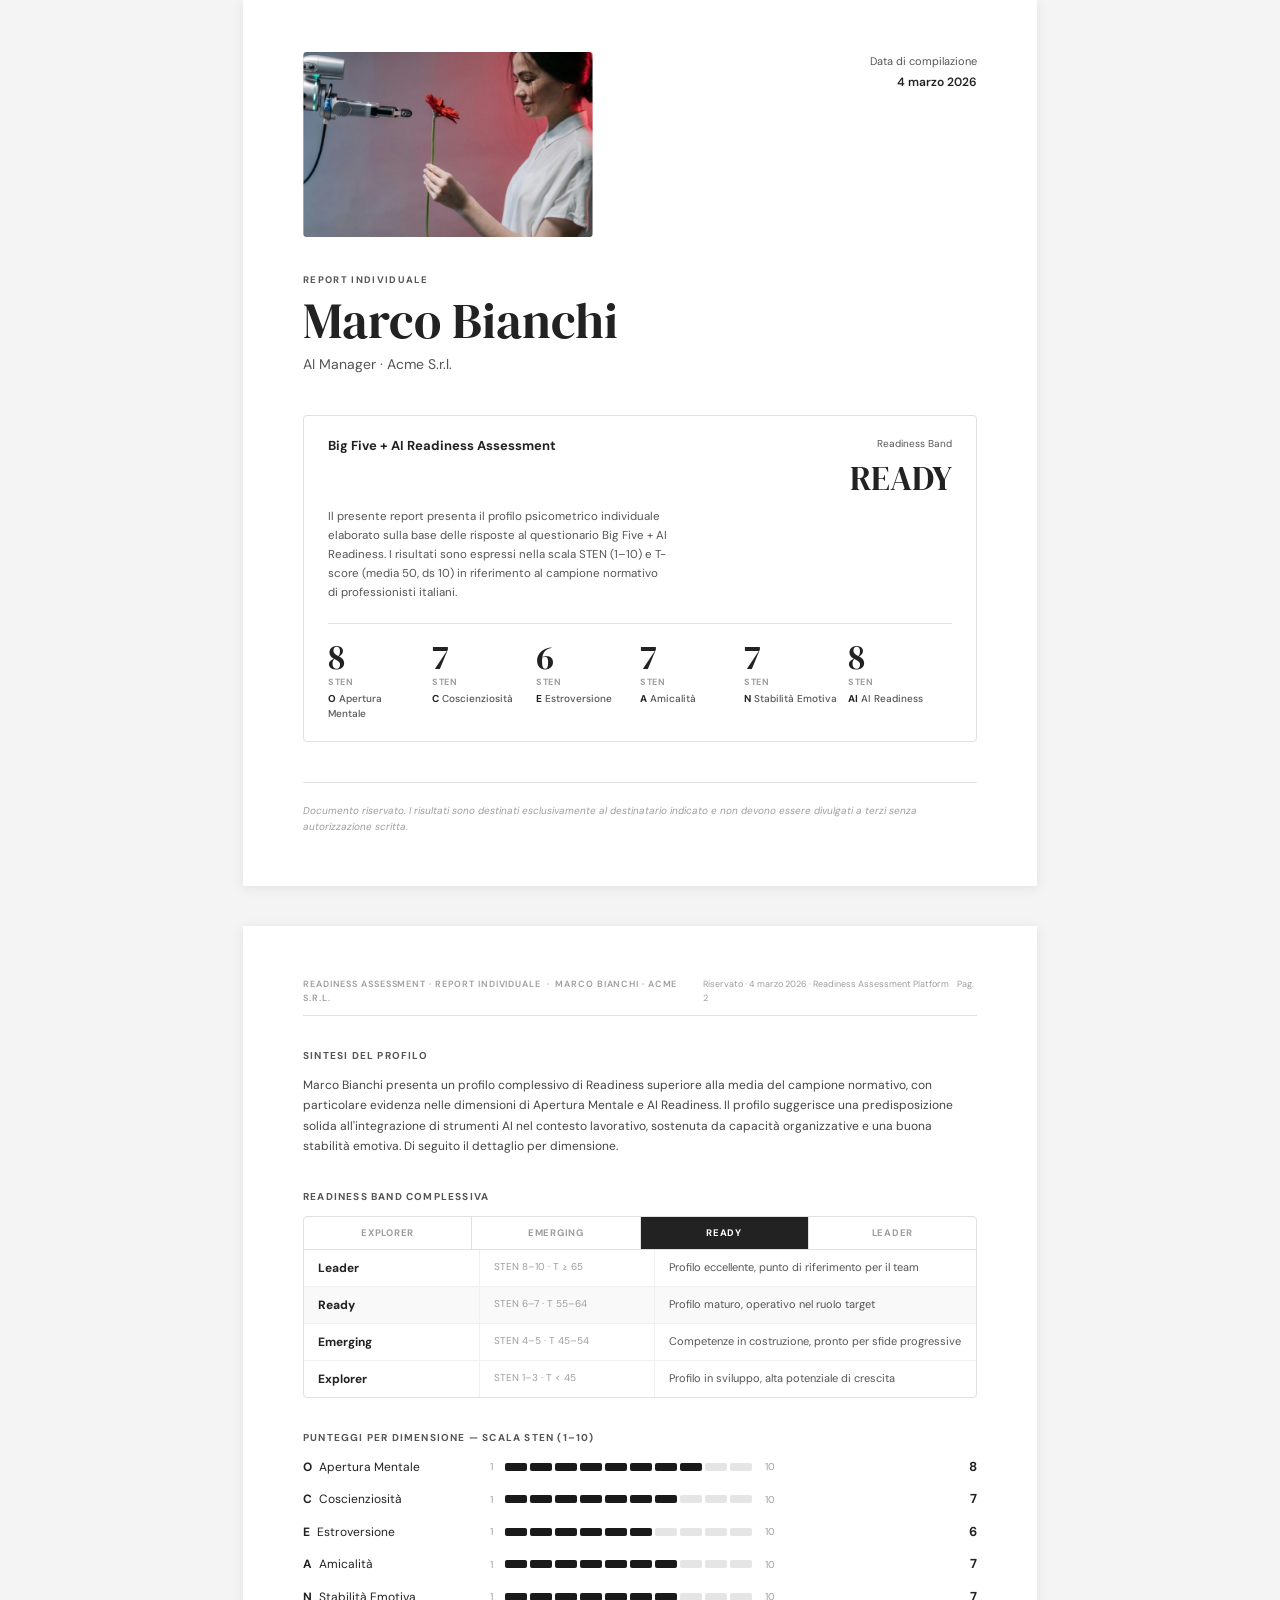
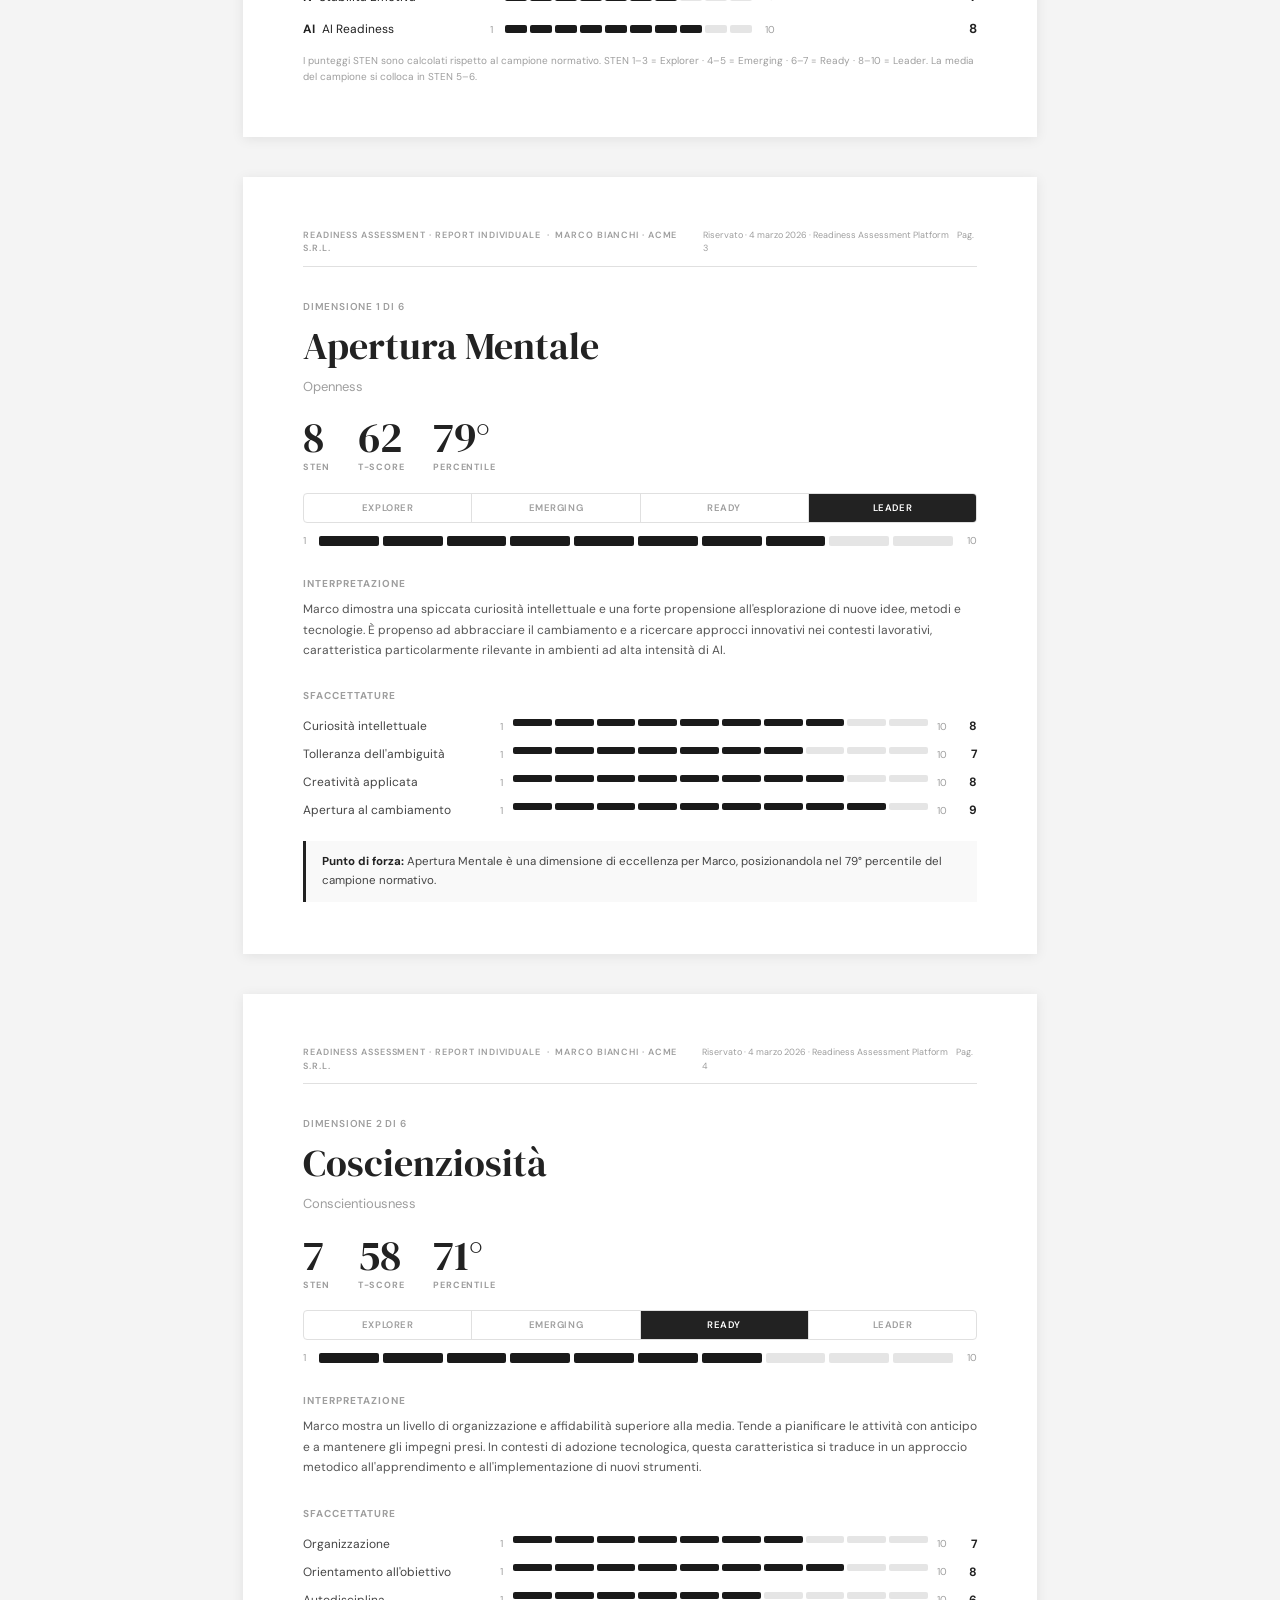
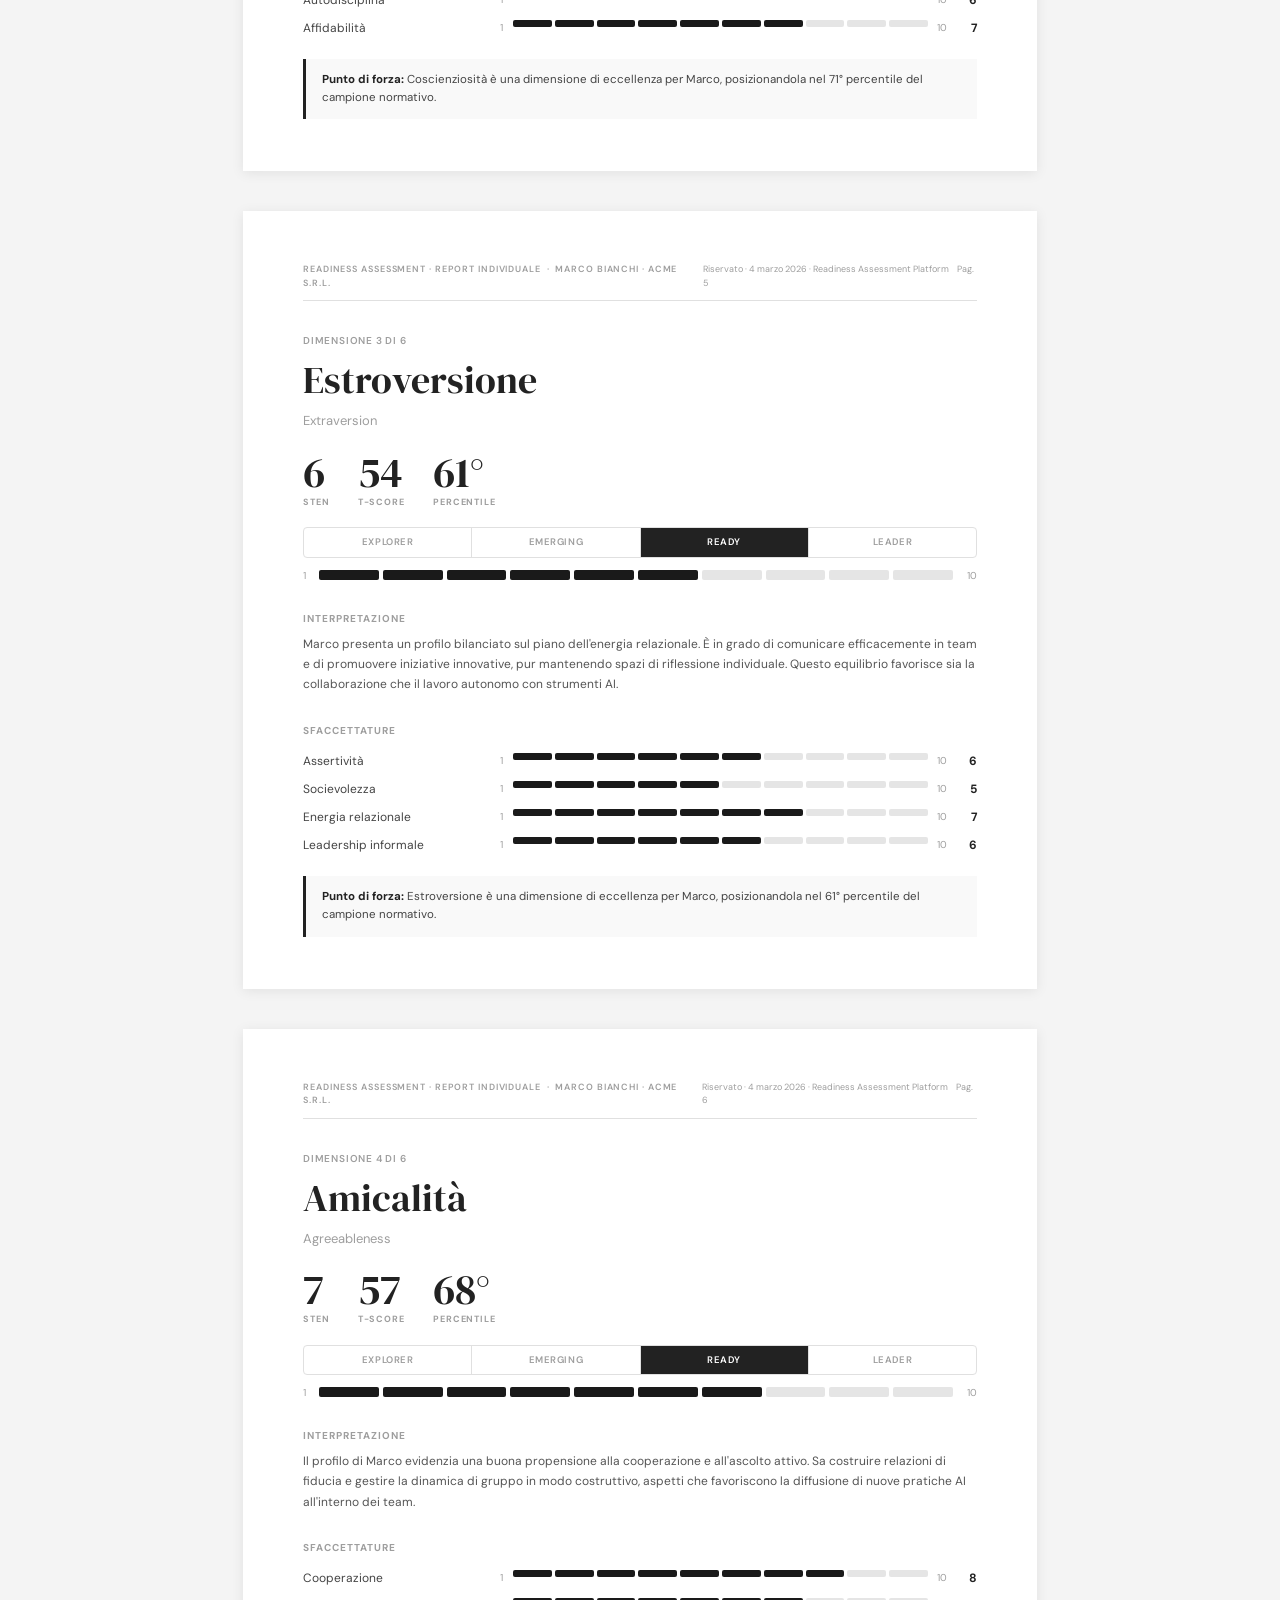
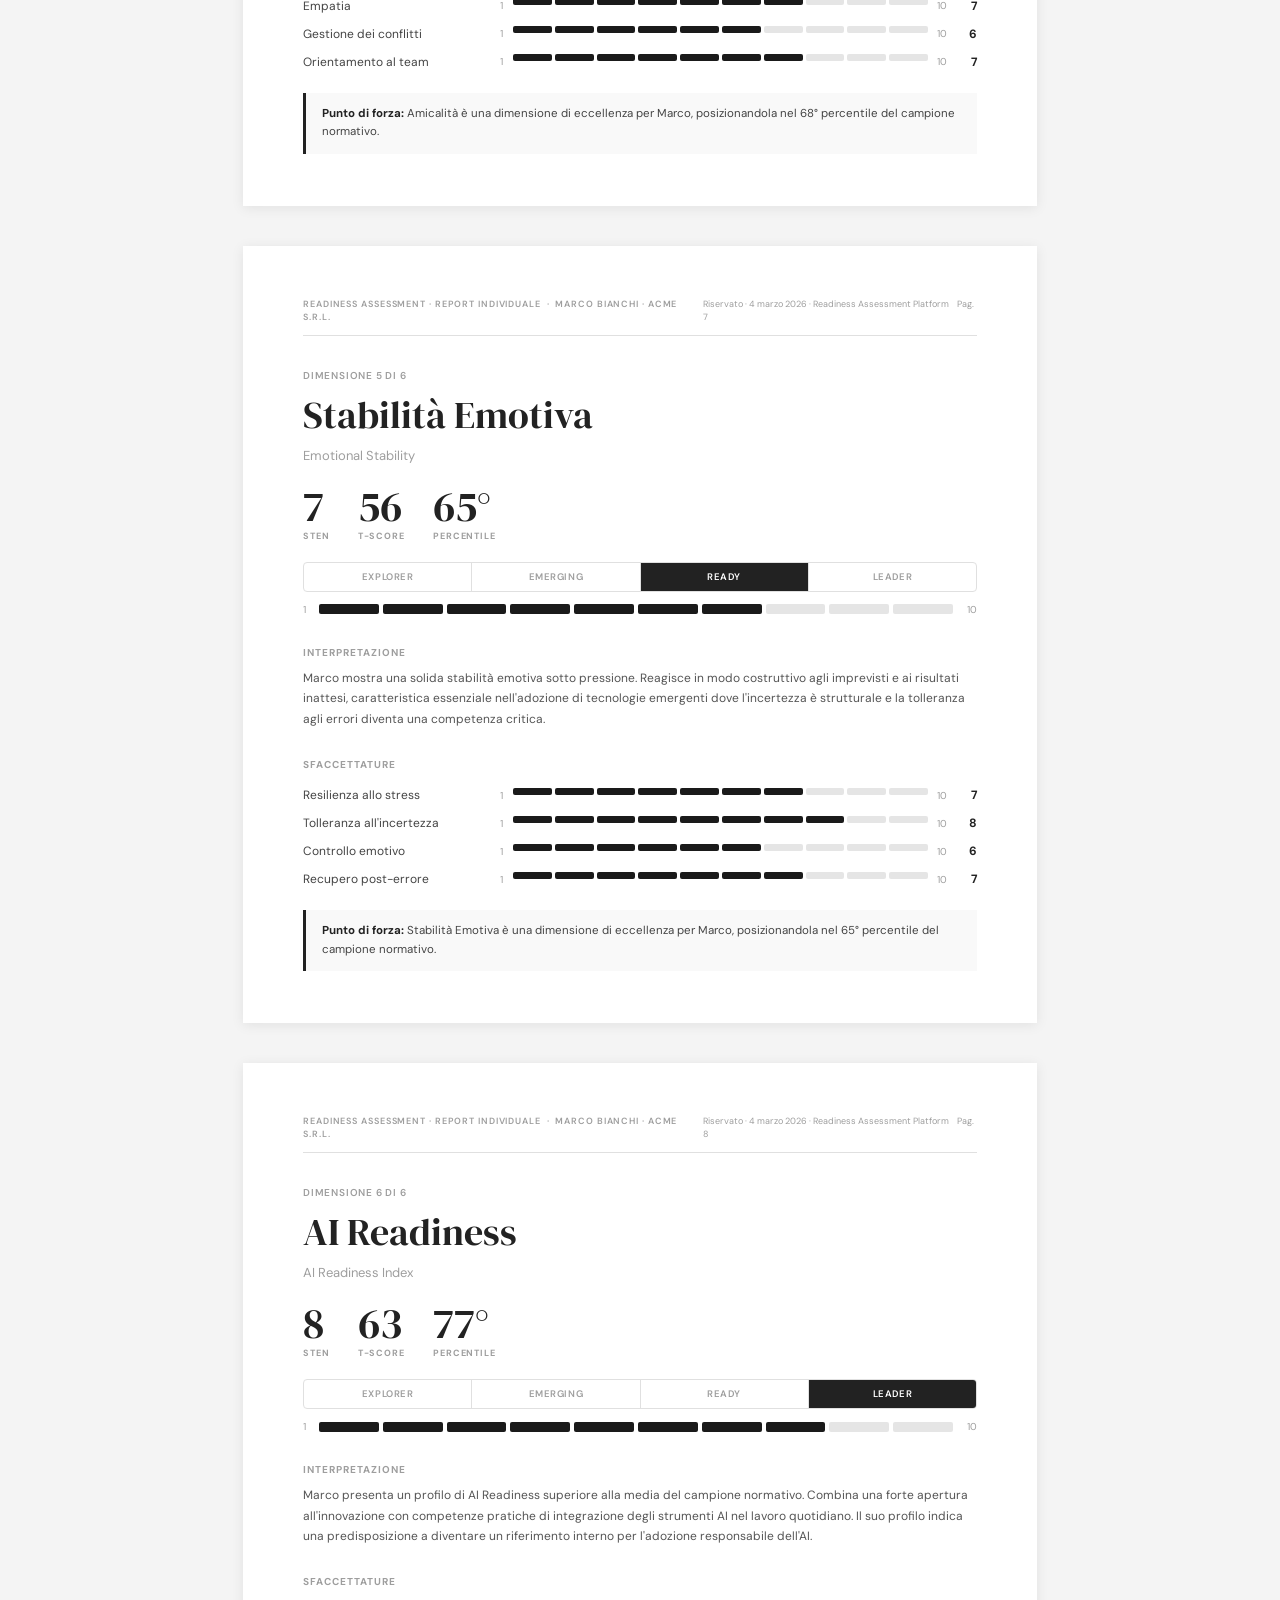
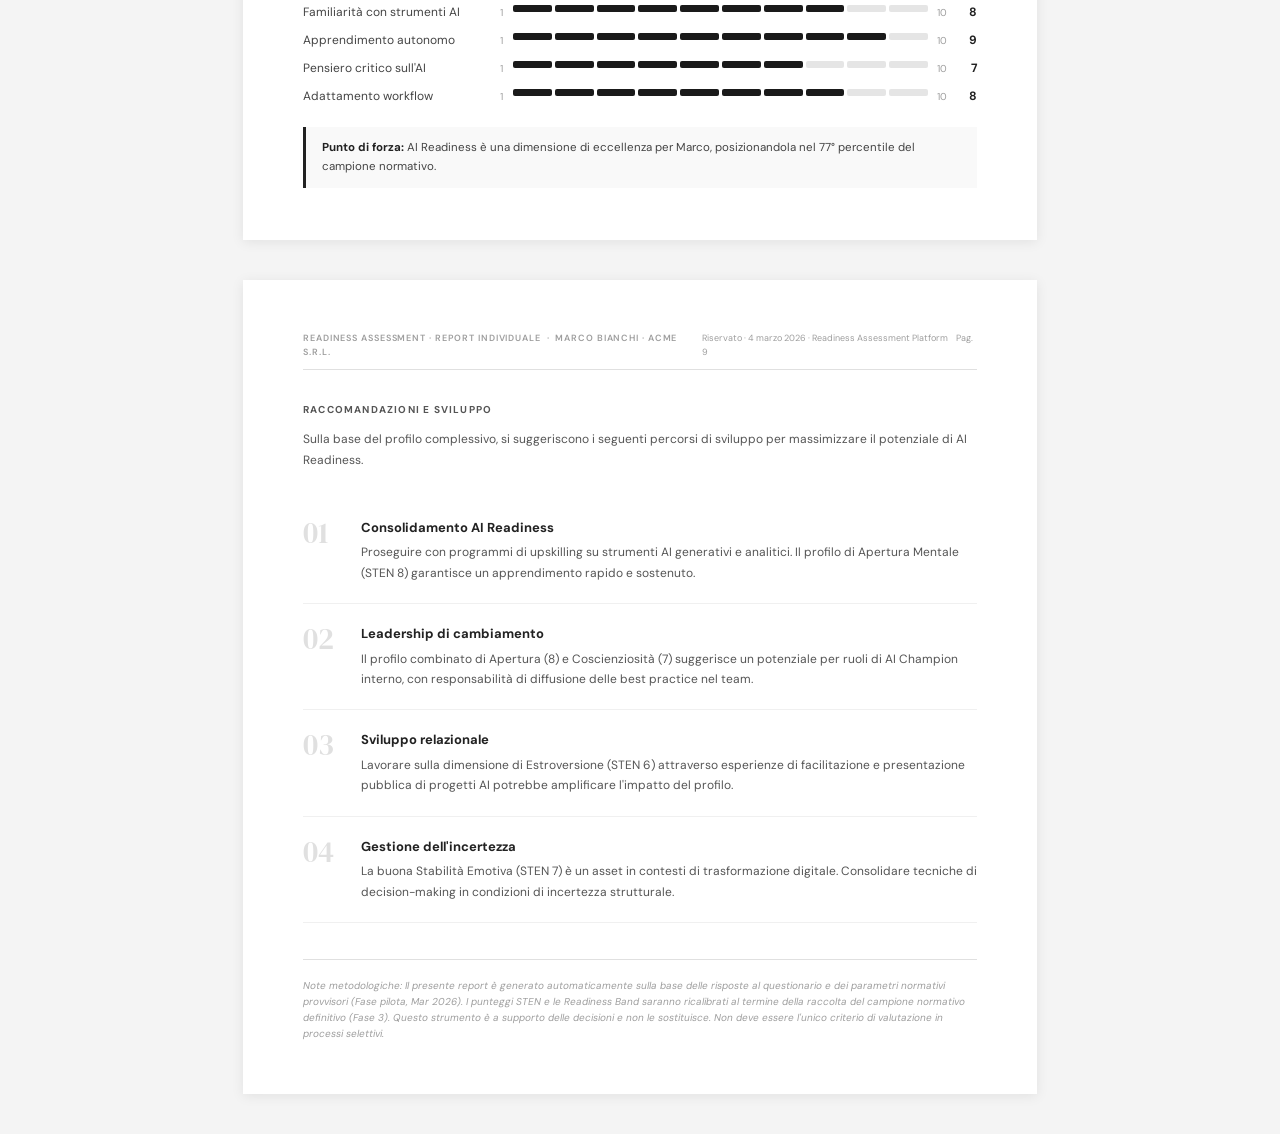
<file: Report_Assessment_Marco_Bianchi.html>
<!DOCTYPE html>
<html lang="it">
<head>
<meta charset="UTF-8">
<meta name="viewport" content="width=device-width, initial-scale=1.0">
<title>Report Individuale – Marco Bianchi</title>
<link href="https://fonts.googleapis.com/css2?family=DM+Sans:ital,wght@0,300;0,400;0,500;0,600;0,700;1,400&family=DM+Serif+Display&display=swap" rel="stylesheet">
<style>
  *, *::before, *::after { box-sizing: border-box; margin: 0; padding: 0; }
  :root {
    --gray-50: #f9f9f9;
    --gray-100: #f0f0f0;
    --gray-200: #e0e0e0;
    --gray-400: #9e9e9e;
    --gray-600: #555;
    --gray-700: #444;
    --gray-800: #222;
    --bar-fill: #1a1a1a;
    --bar-empty: #e5e5e5;
  }
  body { font-family: 'DM Sans', sans-serif; background: #f4f4f4; color: var(--gray-800); font-size: 13px; line-height: 1.5; }
  .page { width: 794px; margin: 0 auto 40px; padding: 52px 60px; background: #fff; box-shadow: 0 2px 12px rgba(0,0,0,0.08); }

  /* PAGE 1 */
  .cover-top { display: flex; justify-content: space-between; align-items: flex-start; margin-bottom: 36px; }
  .cover-image { width: 290px; height: 185px; background: linear-gradient(135deg, #d6ccdf 0%, #e8d8cb 55%, #f2cece 100%); border-radius: 4px; display: flex; align-items: center; justify-content: center; }
  .cover-image svg { opacity: 0.35; }
  .date-block { text-align: right; font-size: 11px; color: var(--gray-600); line-height: 1.8; }
  .date-block strong { display: block; font-weight: 600; color: var(--gray-800); font-size: 12px; }
  .report-label { font-size: 9.5px; font-weight: 700; letter-spacing: 0.14em; text-transform: uppercase; color: var(--gray-600); margin-bottom: 8px; }
  .cover-name { font-family: 'DM Serif Display', serif; font-size: 50px; font-weight: 400; line-height: 1.05; color: var(--gray-800); margin-bottom: 6px; }
  .cover-subtitle { font-size: 14px; color: var(--gray-600); margin-bottom: 40px; }
  .assessment-box { border: 1px solid var(--gray-200); border-radius: 4px; padding: 20px 24px; margin-bottom: 32px; }
  .ab-header { display: flex; justify-content: space-between; align-items: flex-start; margin-bottom: 4px; }
  .ab-title { font-weight: 700; font-size: 13px; }
  .rb-label { font-size: 10px; color: var(--gray-600); text-align: right; margin-bottom: 2px; }
  .ready-badge { font-family: 'DM Serif Display', serif; font-size: 34px; color: var(--gray-800); }
  .ab-desc { font-size: 11.5px; color: var(--gray-600); line-height: 1.65; max-width: 340px; margin-bottom: 20px; }
  .scores-row { display: flex; border-top: 1px solid var(--gray-200); padding-top: 16px; }
  .sc { flex: 1; padding-right: 10px; }
  .sc-num { font-family: 'DM Serif Display', serif; font-size: 34px; line-height: 1; color: var(--gray-800); }
  .sc-unit { font-size: 9px; font-weight: 700; letter-spacing: 0.08em; text-transform: uppercase; color: var(--gray-400); display: block; margin: 2px 0 2px; }
  .sc-dim { font-size: 10px; color: var(--gray-600); font-weight: 500; }
  .sc-dim b { font-weight: 700; color: var(--gray-800); }
  .footer-note { font-size: 10px; color: var(--gray-400); font-style: italic; line-height: 1.55; border-top: 1px solid var(--gray-200); padding-top: 20px; margin-top: 40px; }

  /* PAGE HEADER */
  .ph { display: flex; justify-content: space-between; align-items: center; margin-bottom: 32px; padding-bottom: 10px; border-bottom: 1px solid var(--gray-200); }
  .ph-l { font-size: 9px; font-weight: 600; letter-spacing: 0.1em; text-transform: uppercase; color: var(--gray-400); }
  .ph-r { font-size: 9px; color: var(--gray-400); }

  /* PAGE 2 */
  .sec-title { font-size: 10px; font-weight: 700; letter-spacing: 0.12em; text-transform: uppercase; color: var(--gray-600); margin-bottom: 12px; }
  .sintesi-text { font-size: 12px; color: var(--gray-700); line-height: 1.7; margin-bottom: 32px; }

  .band-table { border: 1px solid var(--gray-200); border-radius: 4px; overflow: hidden; margin-bottom: 32px; }
  .bt-head { display: flex; border-bottom: 1px solid var(--gray-200); }
  .bth { flex: 1; padding: 9px 14px; font-size: 9.5px; font-weight: 700; letter-spacing: 0.08em; text-transform: uppercase; color: var(--gray-400); text-align: center; border-right: 1px solid var(--gray-200); }
  .bth:last-child { border-right: none; }
  .bth.act { background: var(--gray-800); color: #fff; }
  .bt-row { display: flex; border-bottom: 1px solid var(--gray-100); }
  .bt-row:last-child { border-bottom: none; }
  .btc { flex: 1; padding: 9px 14px; font-size: 11px; border-right: 1px solid var(--gray-100); color: var(--gray-600); line-height: 1.5; }
  .btc:last-child { border-right: none; }
  .btc.lbl { font-weight: 700; color: var(--gray-800); font-size: 12px; }
  .btc.sten { font-size: 10px; color: var(--gray-400); }
  .btc.desc { flex: 2; }
  .bt-row.highlight { background: var(--gray-50); }

  /* STEN BAR ROW (page 2) */
  .dr { display: flex; align-items: center; gap: 12px; margin-bottom: 13px; }
  .dl { width: 175px; flex-shrink: 0; font-size: 12px; color: var(--gray-800); }
  .dl b { font-weight: 700; margin-right: 4px; }
  .bar { display: flex; gap: 3px; flex: 1; align-items: center; }
  .pip { width: 22px; height: 8px; border-radius: 2px; background: var(--bar-empty); }
  .pip.f { background: var(--bar-fill); }
  .n1 { font-size: 10px; color: var(--gray-400); width: 12px; flex-shrink: 0; }
  .n10 { font-size: 10px; color: var(--gray-400); width: 20px; flex-shrink: 0; text-align: right; }
  .sv { width: 20px; text-align: right; font-weight: 700; font-size: 13px; color: var(--gray-800); flex-shrink: 0; }
  .sten-note { font-size: 10px; color: var(--gray-400); margin-top: 14px; line-height: 1.6; }

  /* DIM PAGES */
  .dim-lbl { font-size: 10px; color: var(--gray-400); font-weight: 600; letter-spacing: 0.08em; text-transform: uppercase; margin-bottom: 4px; }
  .dim-title { font-family: 'DM Serif Display', serif; font-size: 38px; font-weight: 400; color: var(--gray-800); margin-bottom: 2px; }
  .dim-sub { font-size: 13px; color: var(--gray-400); margin-bottom: 20px; }
  .dsr { display: flex; gap: 28px; align-items: flex-end; margin-bottom: 18px; }
  .dsb .big { font-family: 'DM Serif Display', serif; font-size: 42px; font-weight: 400; color: var(--gray-800); line-height: 1; }
  .dsb .unit { font-size: 9px; font-weight: 700; letter-spacing: 0.1em; text-transform: uppercase; color: var(--gray-400); display: block; margin-top: 3px; }
  .band-ind { display: flex; border: 1px solid var(--gray-200); border-radius: 4px; overflow: hidden; margin-bottom: 10px; }
  .bseg { flex: 1; padding: 7px 10px; font-size: 9.5px; font-weight: 600; letter-spacing: 0.06em; text-transform: uppercase; color: var(--gray-400); text-align: center; border-right: 1px solid var(--gray-200); }
  .bseg:last-child { border-right: none; }
  .bseg.act { background: var(--gray-800); color: #fff; }
  .bar-lg { display: flex; gap: 4px; align-items: center; margin-bottom: 28px; }
  .pip-lg { flex: 1; height: 10px; border-radius: 2px; background: var(--bar-empty); }
  .pip-lg.f { background: var(--bar-fill); }
  .int-lbl { font-size: 10px; font-weight: 700; letter-spacing: 0.1em; text-transform: uppercase; color: var(--gray-400); margin-bottom: 8px; }
  .int-txt { font-size: 12px; color: var(--gray-600); line-height: 1.7; margin-bottom: 28px; }
  .sf-lbl { font-size: 10px; font-weight: 700; letter-spacing: 0.1em; text-transform: uppercase; color: var(--gray-400); margin-bottom: 14px; }
  .sfr { display: flex; align-items: center; gap: 12px; margin-bottom: 10px; }
  .sfn { width: 185px; flex-shrink: 0; font-size: 12px; color: var(--gray-700); }
  .sfb { display: flex; gap: 3px; flex: 1; }
  .sfp { flex: 1; height: 7px; border-radius: 2px; background: var(--bar-empty); }
  .sfp.f { background: var(--bar-fill); }
  .sfv { width: 18px; text-align: right; font-weight: 700; font-size: 12px; color: var(--gray-800); flex-shrink: 0; }
  .pf { margin-top: 22px; padding: 12px 16px; background: var(--gray-50); border-left: 3px solid var(--gray-800); font-size: 11.5px; color: var(--gray-700); line-height: 1.6; }
  .pf b { font-weight: 700; color: var(--gray-800); }

  /* PAGE 9 */
  .rec-intro { font-size: 12px; color: var(--gray-600); line-height: 1.7; margin-bottom: 28px; }
  .ri { display: flex; gap: 20px; margin-bottom: 0; padding: 20px 0; border-bottom: 1px solid var(--gray-100); }
  .ri:last-of-type { border-bottom: none; }
  .rnum { font-family: 'DM Serif Display', serif; font-size: 30px; color: var(--gray-200); line-height: 1; flex-shrink: 0; width: 38px; }
  .rtitle { font-weight: 700; font-size: 13px; color: var(--gray-800); margin-bottom: 5px; }
  .rtext { font-size: 12px; color: var(--gray-600); line-height: 1.7; }
  .note-met { margin-top: 36px; padding-top: 18px; border-top: 1px solid var(--gray-200); font-size: 10px; color: var(--gray-400); font-style: italic; line-height: 1.6; }
</style>
</head>
<body>

<!-- PAGE 1 -->
<div class="page">
  <div class="cover-top">
    <div class="cover-image">
       <img src="image.png" style="width:100%; height:100%; object-fit:cover; border-radius:4px;">
        <circle cx="50" cy="35" r="22" fill="#999"/>
        <path d="M20 78 Q50 58 80 78" stroke="#999" stroke-width="3" fill="none"/>
        <circle cx="105" cy="28" r="14" fill="#bbb" stroke="#999" stroke-width="2"/>
        <line x1="105" y1="14" x2="105" y2="5" stroke="#bbb" stroke-width="2.5" stroke-linecap="round"/>
        <line x1="105" y1="42" x2="105" y2="52" stroke="#bbb" stroke-width="2.5" stroke-linecap="round"/>
      </svg>
    </div>
    <div class="date-block">
      Data di compilazione<strong>4 marzo 2026</strong>
    </div>
  </div>

  <div class="report-label">Report Individuale</div>
  <div class="cover-name">Marco Bianchi</div>
  <div class="cover-subtitle">AI Manager · Acme S.r.l.</div>

  <div class="assessment-box">
    <div class="ab-header">
      <div class="ab-title">Big Five + AI Readiness Assessment</div>
      <div>
        <div class="rb-label">Readiness Band</div>
        <div class="ready-badge">READY</div>
      </div>
    </div>
    <div class="ab-desc">Il presente report presenta il profilo psicometrico individuale elaborato sulla base delle risposte al questionario Big Five + AI Readiness. I risultati sono espressi nella scala STEN (1–10) e T-score (media 50, ds 10) in riferimento al campione normativo di professionisti italiani.</div>
    <div class="scores-row">
      <div class="sc"><div class="sc-num">8</div><span class="sc-unit">STEN</span><div class="sc-dim"><b>O</b> Apertura Mentale</div></div>
      <div class="sc"><div class="sc-num">7</div><span class="sc-unit">STEN</span><div class="sc-dim"><b>C</b> Coscienziosità</div></div>
      <div class="sc"><div class="sc-num">6</div><span class="sc-unit">STEN</span><div class="sc-dim"><b>E</b> Estroversione</div></div>
      <div class="sc"><div class="sc-num">7</div><span class="sc-unit">STEN</span><div class="sc-dim"><b>A</b> Amicalità</div></div>
      <div class="sc"><div class="sc-num">7</div><span class="sc-unit">STEN</span><div class="sc-dim"><b>N</b> Stabilità Emotiva</div></div>
      <div class="sc"><div class="sc-num">8</div><span class="sc-unit">STEN</span><div class="sc-dim"><b>AI</b> AI Readiness</div></div>
    </div>
  </div>
  <div class="footer-note">Documento riservato. I risultati sono destinati esclusivamente al destinatario indicato e non devono essere divulgati a terzi senza autorizzazione scritta.</div>
</div>

<!-- PAGE 2 -->
<div class="page">
  <div class="ph">
    <div class="ph-l">Readiness Assessment · Report Individuale &nbsp;·&nbsp; Marco Bianchi · Acme S.r.l.</div>
    <div class="ph-r">Riservato · 4 marzo 2026 · Readiness Assessment Platform &nbsp;&nbsp; Pag. 2</div>
  </div>
  <div class="sec-title">Sintesi del Profilo</div>
  <div class="sintesi-text">Marco Bianchi presenta un profilo complessivo di Readiness superiore alla media del campione normativo, con particolare evidenza nelle dimensioni di Apertura Mentale e AI Readiness. Il profilo suggerisce una predisposizione solida all'integrazione di strumenti AI nel contesto lavorativo, sostenuta da capacità organizzative e una buona stabilità emotiva. Di seguito il dettaglio per dimensione.</div>

  <div class="sec-title">Readiness Band Complessiva</div>
  <div class="band-table">
    <div class="bt-head">
      <div class="bth">Explorer</div>
      <div class="bth">Emerging</div>
      <div class="bth act">Ready</div>
      <div class="bth">Leader</div>
    </div>
    <div class="bt-row">
      <div class="btc lbl">Leader</div>
      <div class="btc sten">STEN 8–10 · T ≥ 65</div>
      <div class="btc desc">Profilo eccellente, punto di riferimento per il team</div>
    </div>
    <div class="bt-row highlight">
      <div class="btc lbl" style="font-weight:800">Ready</div>
      <div class="btc sten">STEN 6–7 · T 55–64</div>
      <div class="btc desc">Profilo maturo, operativo nel ruolo target</div>
    </div>
    <div class="bt-row">
      <div class="btc lbl">Emerging</div>
      <div class="btc sten">STEN 4–5 · T 45–54</div>
      <div class="btc desc">Competenze in costruzione, pronto per sfide progressive</div>
    </div>
    <div class="bt-row">
      <div class="btc lbl">Explorer</div>
      <div class="btc sten">STEN 1–3 · T &lt; 45</div>
      <div class="btc desc">Profilo in sviluppo, alta potenziale di crescita</div>
    </div>
  </div>

  <div class="sec-title">Punteggi per Dimensione — Scala STEN (1–10)</div>

  <div class="dr"><div class="dl"><b>O</b> Apertura Mentale</div><div class="bar"><span class="n1">1</span><div class="pip f"></div><div class="pip f"></div><div class="pip f"></div><div class="pip f"></div><div class="pip f"></div><div class="pip f"></div><div class="pip f"></div><div class="pip f"></div><div class="pip"></div><div class="pip"></div><span class="n10">10</span></div><div class="sv">8</div></div>
  <div class="dr"><div class="dl"><b>C</b> Coscienziosità</div><div class="bar"><span class="n1">1</span><div class="pip f"></div><div class="pip f"></div><div class="pip f"></div><div class="pip f"></div><div class="pip f"></div><div class="pip f"></div><div class="pip f"></div><div class="pip"></div><div class="pip"></div><div class="pip"></div><span class="n10">10</span></div><div class="sv">7</div></div>
  <div class="dr"><div class="dl"><b>E</b> Estroversione</div><div class="bar"><span class="n1">1</span><div class="pip f"></div><div class="pip f"></div><div class="pip f"></div><div class="pip f"></div><div class="pip f"></div><div class="pip f"></div><div class="pip"></div><div class="pip"></div><div class="pip"></div><div class="pip"></div><span class="n10">10</span></div><div class="sv">6</div></div>
  <div class="dr"><div class="dl"><b>A</b> Amicalità</div><div class="bar"><span class="n1">1</span><div class="pip f"></div><div class="pip f"></div><div class="pip f"></div><div class="pip f"></div><div class="pip f"></div><div class="pip f"></div><div class="pip f"></div><div class="pip"></div><div class="pip"></div><div class="pip"></div><span class="n10">10</span></div><div class="sv">7</div></div>
  <div class="dr"><div class="dl"><b>N</b> Stabilità Emotiva</div><div class="bar"><span class="n1">1</span><div class="pip f"></div><div class="pip f"></div><div class="pip f"></div><div class="pip f"></div><div class="pip f"></div><div class="pip f"></div><div class="pip f"></div><div class="pip"></div><div class="pip"></div><div class="pip"></div><span class="n10">10</span></div><div class="sv">7</div></div>
  <div class="dr"><div class="dl"><b>AI</b> AI Readiness</div><div class="bar"><span class="n1">1</span><div class="pip f"></div><div class="pip f"></div><div class="pip f"></div><div class="pip f"></div><div class="pip f"></div><div class="pip f"></div><div class="pip f"></div><div class="pip f"></div><div class="pip"></div><div class="pip"></div><span class="n10">10</span></div><div class="sv">8</div></div>

  <div class="sten-note">I punteggi STEN sono calcolati rispetto al campione normativo. STEN 1–3 = Explorer · 4–5 = Emerging · 6–7 = Ready · 8–10 = Leader. La media del campione si colloca in STEN 5–6.</div>
</div>

<!-- PAGE 3 – Apertura Mentale -->
<div class="page">
  <div class="ph"><div class="ph-l">Readiness Assessment · Report Individuale &nbsp;·&nbsp; Marco Bianchi · Acme S.r.l.</div><div class="ph-r">Riservato · 4 marzo 2026 · Readiness Assessment Platform &nbsp;&nbsp; Pag. 3</div></div>
  <div class="dim-lbl">Dimensione 1 di 6</div>
  <div class="dim-title">Apertura Mentale</div>
  <div class="dim-sub">Openness</div>
  <div class="dsr">
    <div class="dsb"><div class="big">8</div><span class="unit">STEN</span></div>
    <div class="dsb"><div class="big">62</div><span class="unit">T-SCORE</span></div>
    <div class="dsb"><div class="big">79°</div><span class="unit">PERCENTILE</span></div>
  </div>
  <div class="band-ind"><div class="bseg">Explorer</div><div class="bseg">Emerging</div><div class="bseg">Ready</div><div class="bseg act">Leader</div></div>
  <div class="bar-lg"><span style="font-size:10px;color:var(--gray-400);width:12px;flex-shrink:0">1</span><div class="pip-lg f"></div><div class="pip-lg f"></div><div class="pip-lg f"></div><div class="pip-lg f"></div><div class="pip-lg f"></div><div class="pip-lg f"></div><div class="pip-lg f"></div><div class="pip-lg f"></div><div class="pip-lg"></div><div class="pip-lg"></div><span style="font-size:10px;color:var(--gray-400);width:20px;flex-shrink:0;text-align:right">10</span></div>
  <div class="int-lbl">Interpretazione</div>
  <div class="int-txt">Marco dimostra una spiccata curiosità intellettuale e una forte propensione all'esplorazione di nuove idee, metodi e tecnologie. È propenso ad abbracciare il cambiamento e a ricercare approcci innovativi nei contesti lavorativi, caratteristica particolarmente rilevante in ambienti ad alta intensità di AI.</div>
  <div class="sf-lbl">Sfaccettature</div>
  <div class="sfr"><div class="sfn">Curiosità intellettuale</div><div class="sfb"><span style="font-size:10px;color:var(--gray-400);width:10px;flex-shrink:0">1</span><div class="sfp f"></div><div class="sfp f"></div><div class="sfp f"></div><div class="sfp f"></div><div class="sfp f"></div><div class="sfp f"></div><div class="sfp f"></div><div class="sfp f"></div><div class="sfp"></div><div class="sfp"></div><span style="font-size:10px;color:var(--gray-400);width:16px;flex-shrink:0;text-align:right">10</span></div><div class="sfv">8</div></div>
  <div class="sfr"><div class="sfn">Tolleranza dell'ambiguità</div><div class="sfb"><span style="font-size:10px;color:var(--gray-400);width:10px;flex-shrink:0">1</span><div class="sfp f"></div><div class="sfp f"></div><div class="sfp f"></div><div class="sfp f"></div><div class="sfp f"></div><div class="sfp f"></div><div class="sfp f"></div><div class="sfp"></div><div class="sfp"></div><div class="sfp"></div><span style="font-size:10px;color:var(--gray-400);width:16px;flex-shrink:0;text-align:right">10</span></div><div class="sfv">7</div></div>
  <div class="sfr"><div class="sfn">Creatività applicata</div><div class="sfb"><span style="font-size:10px;color:var(--gray-400);width:10px;flex-shrink:0">1</span><div class="sfp f"></div><div class="sfp f"></div><div class="sfp f"></div><div class="sfp f"></div><div class="sfp f"></div><div class="sfp f"></div><div class="sfp f"></div><div class="sfp f"></div><div class="sfp"></div><div class="sfp"></div><span style="font-size:10px;color:var(--gray-400);width:16px;flex-shrink:0;text-align:right">10</span></div><div class="sfv">8</div></div>
  <div class="sfr"><div class="sfn">Apertura al cambiamento</div><div class="sfb"><span style="font-size:10px;color:var(--gray-400);width:10px;flex-shrink:0">1</span><div class="sfp f"></div><div class="sfp f"></div><div class="sfp f"></div><div class="sfp f"></div><div class="sfp f"></div><div class="sfp f"></div><div class="sfp f"></div><div class="sfp f"></div><div class="sfp f"></div><div class="sfp"></div><span style="font-size:10px;color:var(--gray-400);width:16px;flex-shrink:0;text-align:right">10</span></div><div class="sfv">9</div></div>
  <div class="pf"><b>Punto di forza:</b> Apertura Mentale è una dimensione di eccellenza per Marco, posizionandola nel 79° percentile del campione normativo.</div>
</div>

<!-- PAGE 4 – Coscienziosità -->
<div class="page">
  <div class="ph"><div class="ph-l">Readiness Assessment · Report Individuale &nbsp;·&nbsp; Marco Bianchi · Acme S.r.l.</div><div class="ph-r">Riservato · 4 marzo 2026 · Readiness Assessment Platform &nbsp;&nbsp; Pag. 4</div></div>
  <div class="dim-lbl">Dimensione 2 di 6</div>
  <div class="dim-title">Coscienziosità</div>
  <div class="dim-sub">Conscientiousness</div>
  <div class="dsr">
    <div class="dsb"><div class="big">7</div><span class="unit">STEN</span></div>
    <div class="dsb"><div class="big">58</div><span class="unit">T-SCORE</span></div>
    <div class="dsb"><div class="big">71°</div><span class="unit">PERCENTILE</span></div>
  </div>
  <div class="band-ind"><div class="bseg">Explorer</div><div class="bseg">Emerging</div><div class="bseg act">Ready</div><div class="bseg">Leader</div></div>
  <div class="bar-lg"><span style="font-size:10px;color:var(--gray-400);width:12px;flex-shrink:0">1</span><div class="pip-lg f"></div><div class="pip-lg f"></div><div class="pip-lg f"></div><div class="pip-lg f"></div><div class="pip-lg f"></div><div class="pip-lg f"></div><div class="pip-lg f"></div><div class="pip-lg"></div><div class="pip-lg"></div><div class="pip-lg"></div><span style="font-size:10px;color:var(--gray-400);width:20px;flex-shrink:0;text-align:right">10</span></div>
  <div class="int-lbl">Interpretazione</div>
  <div class="int-txt">Marco mostra un livello di organizzazione e affidabilità superiore alla media. Tende a pianificare le attività con anticipo e a mantenere gli impegni presi. In contesti di adozione tecnologica, questa caratteristica si traduce in un approccio metodico all'apprendimento e all'implementazione di nuovi strumenti.</div>
  <div class="sf-lbl">Sfaccettature</div>
  <div class="sfr"><div class="sfn">Organizzazione</div><div class="sfb"><span style="font-size:10px;color:var(--gray-400);width:10px;flex-shrink:0">1</span><div class="sfp f"></div><div class="sfp f"></div><div class="sfp f"></div><div class="sfp f"></div><div class="sfp f"></div><div class="sfp f"></div><div class="sfp f"></div><div class="sfp"></div><div class="sfp"></div><div class="sfp"></div><span style="font-size:10px;color:var(--gray-400);width:16px;flex-shrink:0;text-align:right">10</span></div><div class="sfv">7</div></div>
  <div class="sfr"><div class="sfn">Orientamento all'obiettivo</div><div class="sfb"><span style="font-size:10px;color:var(--gray-400);width:10px;flex-shrink:0">1</span><div class="sfp f"></div><div class="sfp f"></div><div class="sfp f"></div><div class="sfp f"></div><div class="sfp f"></div><div class="sfp f"></div><div class="sfp f"></div><div class="sfp f"></div><div class="sfp"></div><div class="sfp"></div><span style="font-size:10px;color:var(--gray-400);width:16px;flex-shrink:0;text-align:right">10</span></div><div class="sfv">8</div></div>
  <div class="sfr"><div class="sfn">Autodisciplina</div><div class="sfb"><span style="font-size:10px;color:var(--gray-400);width:10px;flex-shrink:0">1</span><div class="sfp f"></div><div class="sfp f"></div><div class="sfp f"></div><div class="sfp f"></div><div class="sfp f"></div><div class="sfp f"></div><div class="sfp"></div><div class="sfp"></div><div class="sfp"></div><div class="sfp"></div><span style="font-size:10px;color:var(--gray-400);width:16px;flex-shrink:0;text-align:right">10</span></div><div class="sfv">6</div></div>
  <div class="sfr"><div class="sfn">Affidabilità</div><div class="sfb"><span style="font-size:10px;color:var(--gray-400);width:10px;flex-shrink:0">1</span><div class="sfp f"></div><div class="sfp f"></div><div class="sfp f"></div><div class="sfp f"></div><div class="sfp f"></div><div class="sfp f"></div><div class="sfp f"></div><div class="sfp"></div><div class="sfp"></div><div class="sfp"></div><span style="font-size:10px;color:var(--gray-400);width:16px;flex-shrink:0;text-align:right">10</span></div><div class="sfv">7</div></div>
  <div class="pf"><b>Punto di forza:</b> Coscienziosità è una dimensione di eccellenza per Marco, posizionandola nel 71° percentile del campione normativo.</div>
</div>

<!-- PAGE 5 – Estroversione -->
<div class="page">
  <div class="ph"><div class="ph-l">Readiness Assessment · Report Individuale &nbsp;·&nbsp; Marco Bianchi · Acme S.r.l.</div><div class="ph-r">Riservato · 4 marzo 2026 · Readiness Assessment Platform &nbsp;&nbsp; Pag. 5</div></div>
  <div class="dim-lbl">Dimensione 3 di 6</div>
  <div class="dim-title">Estroversione</div>
  <div class="dim-sub">Extraversion</div>
  <div class="dsr">
    <div class="dsb"><div class="big">6</div><span class="unit">STEN</span></div>
    <div class="dsb"><div class="big">54</div><span class="unit">T-SCORE</span></div>
    <div class="dsb"><div class="big">61°</div><span class="unit">PERCENTILE</span></div>
  </div>
  <div class="band-ind"><div class="bseg">Explorer</div><div class="bseg">Emerging</div><div class="bseg act">Ready</div><div class="bseg">Leader</div></div>
  <div class="bar-lg"><span style="font-size:10px;color:var(--gray-400);width:12px;flex-shrink:0">1</span><div class="pip-lg f"></div><div class="pip-lg f"></div><div class="pip-lg f"></div><div class="pip-lg f"></div><div class="pip-lg f"></div><div class="pip-lg f"></div><div class="pip-lg"></div><div class="pip-lg"></div><div class="pip-lg"></div><div class="pip-lg"></div><span style="font-size:10px;color:var(--gray-400);width:20px;flex-shrink:0;text-align:right">10</span></div>
  <div class="int-lbl">Interpretazione</div>
  <div class="int-txt">Marco presenta un profilo bilanciato sul piano dell'energia relazionale. È in grado di comunicare efficacemente in team e di promuovere iniziative innovative, pur mantenendo spazi di riflessione individuale. Questo equilibrio favorisce sia la collaborazione che il lavoro autonomo con strumenti AI.</div>
  <div class="sf-lbl">Sfaccettature</div>
  <div class="sfr"><div class="sfn">Assertività</div><div class="sfb"><span style="font-size:10px;color:var(--gray-400);width:10px;flex-shrink:0">1</span><div class="sfp f"></div><div class="sfp f"></div><div class="sfp f"></div><div class="sfp f"></div><div class="sfp f"></div><div class="sfp f"></div><div class="sfp"></div><div class="sfp"></div><div class="sfp"></div><div class="sfp"></div><span style="font-size:10px;color:var(--gray-400);width:16px;flex-shrink:0;text-align:right">10</span></div><div class="sfv">6</div></div>
  <div class="sfr"><div class="sfn">Socievolezza</div><div class="sfb"><span style="font-size:10px;color:var(--gray-400);width:10px;flex-shrink:0">1</span><div class="sfp f"></div><div class="sfp f"></div><div class="sfp f"></div><div class="sfp f"></div><div class="sfp f"></div><div class="sfp"></div><div class="sfp"></div><div class="sfp"></div><div class="sfp"></div><div class="sfp"></div><span style="font-size:10px;color:var(--gray-400);width:16px;flex-shrink:0;text-align:right">10</span></div><div class="sfv">5</div></div>
  <div class="sfr"><div class="sfn">Energia relazionale</div><div class="sfb"><span style="font-size:10px;color:var(--gray-400);width:10px;flex-shrink:0">1</span><div class="sfp f"></div><div class="sfp f"></div><div class="sfp f"></div><div class="sfp f"></div><div class="sfp f"></div><div class="sfp f"></div><div class="sfp f"></div><div class="sfp"></div><div class="sfp"></div><div class="sfp"></div><span style="font-size:10px;color:var(--gray-400);width:16px;flex-shrink:0;text-align:right">10</span></div><div class="sfv">7</div></div>
  <div class="sfr"><div class="sfn">Leadership informale</div><div class="sfb"><span style="font-size:10px;color:var(--gray-400);width:10px;flex-shrink:0">1</span><div class="sfp f"></div><div class="sfp f"></div><div class="sfp f"></div><div class="sfp f"></div><div class="sfp f"></div><div class="sfp f"></div><div class="sfp"></div><div class="sfp"></div><div class="sfp"></div><div class="sfp"></div><span style="font-size:10px;color:var(--gray-400);width:16px;flex-shrink:0;text-align:right">10</span></div><div class="sfv">6</div></div>
  <div class="pf"><b>Punto di forza:</b> Estroversione è una dimensione di eccellenza per Marco, posizionandola nel 61° percentile del campione normativo.</div>
</div>

<!-- PAGE 6 – Amicalità -->
<div class="page">
  <div class="ph"><div class="ph-l">Readiness Assessment · Report Individuale &nbsp;·&nbsp; Marco Bianchi · Acme S.r.l.</div><div class="ph-r">Riservato · 4 marzo 2026 · Readiness Assessment Platform &nbsp;&nbsp; Pag. 6</div></div>
  <div class="dim-lbl">Dimensione 4 di 6</div>
  <div class="dim-title">Amicalità</div>
  <div class="dim-sub">Agreeableness</div>
  <div class="dsr">
    <div class="dsb"><div class="big">7</div><span class="unit">STEN</span></div>
    <div class="dsb"><div class="big">57</div><span class="unit">T-SCORE</span></div>
    <div class="dsb"><div class="big">68°</div><span class="unit">PERCENTILE</span></div>
  </div>
  <div class="band-ind"><div class="bseg">Explorer</div><div class="bseg">Emerging</div><div class="bseg act">Ready</div><div class="bseg">Leader</div></div>
  <div class="bar-lg"><span style="font-size:10px;color:var(--gray-400);width:12px;flex-shrink:0">1</span><div class="pip-lg f"></div><div class="pip-lg f"></div><div class="pip-lg f"></div><div class="pip-lg f"></div><div class="pip-lg f"></div><div class="pip-lg f"></div><div class="pip-lg f"></div><div class="pip-lg"></div><div class="pip-lg"></div><div class="pip-lg"></div><span style="font-size:10px;color:var(--gray-400);width:20px;flex-shrink:0;text-align:right">10</span></div>
  <div class="int-lbl">Interpretazione</div>
  <div class="int-txt">Il profilo di Marco evidenzia una buona propensione alla cooperazione e all'ascolto attivo. Sa costruire relazioni di fiducia e gestire la dinamica di gruppo in modo costruttivo, aspetti che favoriscono la diffusione di nuove pratiche AI all'interno dei team.</div>
  <div class="sf-lbl">Sfaccettature</div>
  <div class="sfr"><div class="sfn">Cooperazione</div><div class="sfb"><span style="font-size:10px;color:var(--gray-400);width:10px;flex-shrink:0">1</span><div class="sfp f"></div><div class="sfp f"></div><div class="sfp f"></div><div class="sfp f"></div><div class="sfp f"></div><div class="sfp f"></div><div class="sfp f"></div><div class="sfp f"></div><div class="sfp"></div><div class="sfp"></div><span style="font-size:10px;color:var(--gray-400);width:16px;flex-shrink:0;text-align:right">10</span></div><div class="sfv">8</div></div>
  <div class="sfr"><div class="sfn">Empatia</div><div class="sfb"><span style="font-size:10px;color:var(--gray-400);width:10px;flex-shrink:0">1</span><div class="sfp f"></div><div class="sfp f"></div><div class="sfp f"></div><div class="sfp f"></div><div class="sfp f"></div><div class="sfp f"></div><div class="sfp f"></div><div class="sfp"></div><div class="sfp"></div><div class="sfp"></div><span style="font-size:10px;color:var(--gray-400);width:16px;flex-shrink:0;text-align:right">10</span></div><div class="sfv">7</div></div>
  <div class="sfr"><div class="sfn">Gestione dei conflitti</div><div class="sfb"><span style="font-size:10px;color:var(--gray-400);width:10px;flex-shrink:0">1</span><div class="sfp f"></div><div class="sfp f"></div><div class="sfp f"></div><div class="sfp f"></div><div class="sfp f"></div><div class="sfp f"></div><div class="sfp"></div><div class="sfp"></div><div class="sfp"></div><div class="sfp"></div><span style="font-size:10px;color:var(--gray-400);width:16px;flex-shrink:0;text-align:right">10</span></div><div class="sfv">6</div></div>
  <div class="sfr"><div class="sfn">Orientamento al team</div><div class="sfb"><span style="font-size:10px;color:var(--gray-400);width:10px;flex-shrink:0">1</span><div class="sfp f"></div><div class="sfp f"></div><div class="sfp f"></div><div class="sfp f"></div><div class="sfp f"></div><div class="sfp f"></div><div class="sfp f"></div><div class="sfp"></div><div class="sfp"></div><div class="sfp"></div><span style="font-size:10px;color:var(--gray-400);width:16px;flex-shrink:0;text-align:right">10</span></div><div class="sfv">7</div></div>
  <div class="pf"><b>Punto di forza:</b> Amicalità è una dimensione di eccellenza per Marco, posizionandola nel 68° percentile del campione normativo.</div>
</div>

<!-- PAGE 7 – Stabilità Emotiva -->
<div class="page">
  <div class="ph"><div class="ph-l">Readiness Assessment · Report Individuale &nbsp;·&nbsp; Marco Bianchi · Acme S.r.l.</div><div class="ph-r">Riservato · 4 marzo 2026 · Readiness Assessment Platform &nbsp;&nbsp; Pag. 7</div></div>
  <div class="dim-lbl">Dimensione 5 di 6</div>
  <div class="dim-title">Stabilità Emotiva</div>
  <div class="dim-sub">Emotional Stability</div>
  <div class="dsr">
    <div class="dsb"><div class="big">7</div><span class="unit">STEN</span></div>
    <div class="dsb"><div class="big">56</div><span class="unit">T-SCORE</span></div>
    <div class="dsb"><div class="big">65°</div><span class="unit">PERCENTILE</span></div>
  </div>
  <div class="band-ind"><div class="bseg">Explorer</div><div class="bseg">Emerging</div><div class="bseg act">Ready</div><div class="bseg">Leader</div></div>
  <div class="bar-lg"><span style="font-size:10px;color:var(--gray-400);width:12px;flex-shrink:0">1</span><div class="pip-lg f"></div><div class="pip-lg f"></div><div class="pip-lg f"></div><div class="pip-lg f"></div><div class="pip-lg f"></div><div class="pip-lg f"></div><div class="pip-lg f"></div><div class="pip-lg"></div><div class="pip-lg"></div><div class="pip-lg"></div><span style="font-size:10px;color:var(--gray-400);width:20px;flex-shrink:0;text-align:right">10</span></div>
  <div class="int-lbl">Interpretazione</div>
  <div class="int-txt">Marco mostra una solida stabilità emotiva sotto pressione. Reagisce in modo costruttivo agli imprevisti e ai risultati inattesi, caratteristica essenziale nell'adozione di tecnologie emergenti dove l'incertezza è strutturale e la tolleranza agli errori diventa una competenza critica.</div>
  <div class="sf-lbl">Sfaccettature</div>
  <div class="sfr"><div class="sfn">Resilienza allo stress</div><div class="sfb"><span style="font-size:10px;color:var(--gray-400);width:10px;flex-shrink:0">1</span><div class="sfp f"></div><div class="sfp f"></div><div class="sfp f"></div><div class="sfp f"></div><div class="sfp f"></div><div class="sfp f"></div><div class="sfp f"></div><div class="sfp"></div><div class="sfp"></div><div class="sfp"></div><span style="font-size:10px;color:var(--gray-400);width:16px;flex-shrink:0;text-align:right">10</span></div><div class="sfv">7</div></div>
  <div class="sfr"><div class="sfn">Tolleranza all'incertezza</div><div class="sfb"><span style="font-size:10px;color:var(--gray-400);width:10px;flex-shrink:0">1</span><div class="sfp f"></div><div class="sfp f"></div><div class="sfp f"></div><div class="sfp f"></div><div class="sfp f"></div><div class="sfp f"></div><div class="sfp f"></div><div class="sfp f"></div><div class="sfp"></div><div class="sfp"></div><span style="font-size:10px;color:var(--gray-400);width:16px;flex-shrink:0;text-align:right">10</span></div><div class="sfv">8</div></div>
  <div class="sfr"><div class="sfn">Controllo emotivo</div><div class="sfb"><span style="font-size:10px;color:var(--gray-400);width:10px;flex-shrink:0">1</span><div class="sfp f"></div><div class="sfp f"></div><div class="sfp f"></div><div class="sfp f"></div><div class="sfp f"></div><div class="sfp f"></div><div class="sfp"></div><div class="sfp"></div><div class="sfp"></div><div class="sfp"></div><span style="font-size:10px;color:var(--gray-400);width:16px;flex-shrink:0;text-align:right">10</span></div><div class="sfv">6</div></div>
  <div class="sfr"><div class="sfn">Recupero post-errore</div><div class="sfb"><span style="font-size:10px;color:var(--gray-400);width:10px;flex-shrink:0">1</span><div class="sfp f"></div><div class="sfp f"></div><div class="sfp f"></div><div class="sfp f"></div><div class="sfp f"></div><div class="sfp f"></div><div class="sfp f"></div><div class="sfp"></div><div class="sfp"></div><div class="sfp"></div><span style="font-size:10px;color:var(--gray-400);width:16px;flex-shrink:0;text-align:right">10</span></div><div class="sfv">7</div></div>
  <div class="pf"><b>Punto di forza:</b> Stabilità Emotiva è una dimensione di eccellenza per Marco, posizionandola nel 65° percentile del campione normativo.</div>
</div>

<!-- PAGE 8 – AI Readiness -->
<div class="page">
  <div class="ph"><div class="ph-l">Readiness Assessment · Report Individuale &nbsp;·&nbsp; Marco Bianchi · Acme S.r.l.</div><div class="ph-r">Riservato · 4 marzo 2026 · Readiness Assessment Platform &nbsp;&nbsp; Pag. 8</div></div>
  <div class="dim-lbl">Dimensione 6 di 6</div>
  <div class="dim-title">AI Readiness</div>
  <div class="dim-sub">AI Readiness Index</div>
  <div class="dsr">
    <div class="dsb"><div class="big">8</div><span class="unit">STEN</span></div>
    <div class="dsb"><div class="big">63</div><span class="unit">T-SCORE</span></div>
    <div class="dsb"><div class="big">77°</div><span class="unit">PERCENTILE</span></div>
  </div>
  <div class="band-ind"><div class="bseg">Explorer</div><div class="bseg">Emerging</div><div class="bseg">Ready</div><div class="bseg act">Leader</div></div>
  <div class="bar-lg"><span style="font-size:10px;color:var(--gray-400);width:12px;flex-shrink:0">1</span><div class="pip-lg f"></div><div class="pip-lg f"></div><div class="pip-lg f"></div><div class="pip-lg f"></div><div class="pip-lg f"></div><div class="pip-lg f"></div><div class="pip-lg f"></div><div class="pip-lg f"></div><div class="pip-lg"></div><div class="pip-lg"></div><span style="font-size:10px;color:var(--gray-400);width:20px;flex-shrink:0;text-align:right">10</span></div>
  <div class="int-lbl">Interpretazione</div>
  <div class="int-txt">Marco presenta un profilo di AI Readiness superiore alla media del campione normativo. Combina una forte apertura all'innovazione con competenze pratiche di integrazione degli strumenti AI nel lavoro quotidiano. Il suo profilo indica una predisposizione a diventare un riferimento interno per l'adozione responsabile dell'AI.</div>
  <div class="sf-lbl">Sfaccettature</div>
  <div class="sfr"><div class="sfn">Familiarità con strumenti AI</div><div class="sfb"><span style="font-size:10px;color:var(--gray-400);width:10px;flex-shrink:0">1</span><div class="sfp f"></div><div class="sfp f"></div><div class="sfp f"></div><div class="sfp f"></div><div class="sfp f"></div><div class="sfp f"></div><div class="sfp f"></div><div class="sfp f"></div><div class="sfp"></div><div class="sfp"></div><span style="font-size:10px;color:var(--gray-400);width:16px;flex-shrink:0;text-align:right">10</span></div><div class="sfv">8</div></div>
  <div class="sfr"><div class="sfn">Apprendimento autonomo</div><div class="sfb"><span style="font-size:10px;color:var(--gray-400);width:10px;flex-shrink:0">1</span><div class="sfp f"></div><div class="sfp f"></div><div class="sfp f"></div><div class="sfp f"></div><div class="sfp f"></div><div class="sfp f"></div><div class="sfp f"></div><div class="sfp f"></div><div class="sfp f"></div><div class="sfp"></div><span style="font-size:10px;color:var(--gray-400);width:16px;flex-shrink:0;text-align:right">10</span></div><div class="sfv">9</div></div>
  <div class="sfr"><div class="sfn">Pensiero critico sull'AI</div><div class="sfb"><span style="font-size:10px;color:var(--gray-400);width:10px;flex-shrink:0">1</span><div class="sfp f"></div><div class="sfp f"></div><div class="sfp f"></div><div class="sfp f"></div><div class="sfp f"></div><div class="sfp f"></div><div class="sfp f"></div><div class="sfp"></div><div class="sfp"></div><div class="sfp"></div><span style="font-size:10px;color:var(--gray-400);width:16px;flex-shrink:0;text-align:right">10</span></div><div class="sfv">7</div></div>
  <div class="sfr"><div class="sfn">Adattamento workflow</div><div class="sfb"><span style="font-size:10px;color:var(--gray-400);width:10px;flex-shrink:0">1</span><div class="sfp f"></div><div class="sfp f"></div><div class="sfp f"></div><div class="sfp f"></div><div class="sfp f"></div><div class="sfp f"></div><div class="sfp f"></div><div class="sfp f"></div><div class="sfp"></div><div class="sfp"></div><span style="font-size:10px;color:var(--gray-400);width:16px;flex-shrink:0;text-align:right">10</span></div><div class="sfv">8</div></div>
  <div class="pf"><b>Punto di forza:</b> AI Readiness è una dimensione di eccellenza per Marco, posizionandola nel 77° percentile del campione normativo.</div>
</div>

<!-- PAGE 9 – Raccomandazioni -->
<div class="page">
  <div class="ph"><div class="ph-l">Readiness Assessment · Report Individuale &nbsp;·&nbsp; Marco Bianchi · Acme S.r.l.</div><div class="ph-r">Riservato · 4 marzo 2026 · Readiness Assessment Platform &nbsp;&nbsp; Pag. 9</div></div>
  <div class="sec-title">Raccomandazioni e Sviluppo</div>
  <div class="rec-intro">Sulla base del profilo complessivo, si suggeriscono i seguenti percorsi di sviluppo per massimizzare il potenziale di AI Readiness.</div>
  <div class="ri"><div class="rnum">01</div><div><div class="rtitle">Consolidamento AI Readiness</div><div class="rtext">Proseguire con programmi di upskilling su strumenti AI generativi e analitici. Il profilo di Apertura Mentale (STEN 8) garantisce un apprendimento rapido e sostenuto.</div></div></div>
  <div class="ri"><div class="rnum">02</div><div><div class="rtitle">Leadership di cambiamento</div><div class="rtext">Il profilo combinato di Apertura (8) e Coscienziosità (7) suggerisce un potenziale per ruoli di AI Champion interno, con responsabilità di diffusione delle best practice nel team.</div></div></div>
  <div class="ri"><div class="rnum">03</div><div><div class="rtitle">Sviluppo relazionale</div><div class="rtext">Lavorare sulla dimensione di Estroversione (STEN 6) attraverso esperienze di facilitazione e presentazione pubblica di progetti AI potrebbe amplificare l'impatto del profilo.</div></div></div>
  <div class="ri"><div class="rnum">04</div><div><div class="rtitle">Gestione dell'incertezza</div><div class="rtext">La buona Stabilità Emotiva (STEN 7) è un asset in contesti di trasformazione digitale. Consolidare tecniche di decision-making in condizioni di incertezza strutturale.</div></div></div>
  <div class="note-met">Note metodologiche: Il presente report è generato automaticamente sulla base delle risposte al questionario e dei parametri normativi provvisori (Fase pilota, Mar 2026). I punteggi STEN e le Readiness Band saranno ricalibrati al termine della raccolta del campione normativo definitivo (Fase 3). Questo strumento è a supporto delle decisioni e non le sostituisce. Non deve essere l'unico criterio di valutazione in processi selettivi.</div>
</div>

</body>
</html>
</file>
